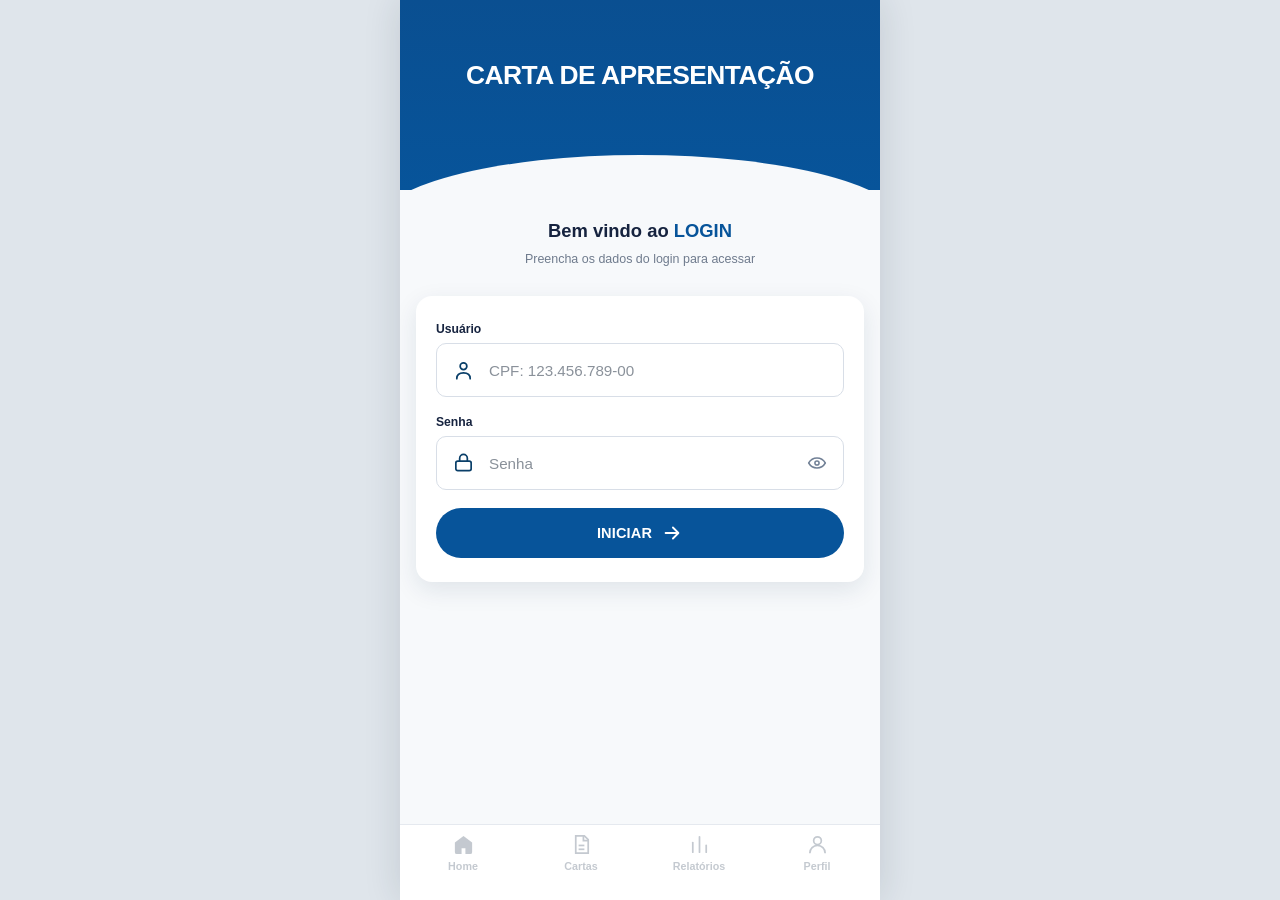
<file: frontend/index.html>
<!DOCTYPE html>
<html lang="pt-BR">
<head>
  <meta charset="UTF-8" />
  <meta name="viewport" content="width=device-width, initial-scale=1.0" />
  <title>Gerar Carta</title>
  <link rel="stylesheet" href="css/styles.css" />
</head>
<body>
  <div class="app-container">
    <header class="greeting-header">
      <div class="user-info">
        <div class="avatar" id="user-avatar">--</div>
        <div>
          <div class="greeting-text">Olá,</div>
          <div class="greeting-name" id="user-name">Carregando...</div>
        </div>
      </div>
      <div class="greeting-actions">

        <button
          type="button"
          class="logout-text"
          aria-label="Sair"
          onclick="logout()"
        >
          Sair          
        </button>

      </div>

    </header>

    <main class="screen">
      <div class="home-title">
        <h1>Gerar Carta de<br />Apresentação</h1>
        <svg class="home-illustration" viewBox="0 0 120 90" fill="none" aria-hidden="true">
          <rect x="45" y="16" width="51" height="58" rx="5" stroke="#aab7c8" stroke-width="2"/>
          <path d="M55 30h31M55 40h25M55 50h30M55 60h18" stroke="#aab7c8" stroke-width="2" stroke-linecap="round"/>
          <circle cx="61" cy="12" r="6" stroke="#aab7c8" stroke-width="2"/>
          <path d="M20 69c0-12 8-20 18-20s18 8 18 20" stroke="#aab7c8" stroke-width="2" stroke-linecap="round"/>
          <circle cx="38" cy="39" r="8" stroke="#aab7c8" stroke-width="2"/>
          <path d="M15 75h91" stroke="#aab7c8" stroke-width="2" stroke-linecap="round"/>
        </svg>
      </div>

      <div id="alert-box"></div>

      <section class="card home-form-card">
        <div class="section-label">SOLICITAÇÃO DE LOJA</div>

        <div class="field">
          <label class="field-label" for="promoter-code">CÓDIGO DO PROMOTOR</label>
          <input type="text" id="promoter-code" class="input" placeholder="Ex.: P12345" required />
        </div>

        <div class="field">
          <label class="field-label" for="store-code">CÓDIGO DA LOJA</label>
          <input type="text" id="store-code" class="input" placeholder="Ex.: L001" required />
        </div>

        <div class="field" style="margin-bottom: 0;">
          <label class="field-label" for="letter-date">DATA DA CARTA</label>
          <input type="date" id="letter-date" class="input" required />
        </div>
      </section>

      <div class="home-actions">
        <button id="generate-button" class="btn btn-primary" type="button">
          <svg viewBox="0 0 24 24" fill="none" stroke="currentColor" stroke-width="1.9" stroke-linecap="round" stroke-linejoin="round">
            <path d="M14 2H6a2 2 0 0 0-2 2v16a2 2 0 0 0 2 2h12a2 2 0 0 0 2-2V8z"/>
            <path d="M14 2v6h6M8 13h8M8 17h5"/>
          </svg>
          GERAR
          <svg viewBox="0 0 24 24" fill="none" stroke="currentColor" stroke-width="1.9" stroke-linecap="round" stroke-linejoin="round">
            <path d="M5 12h13M13 6l6 6-6 6"/>
          </svg>
        </button>

        <button id="download-button" class="btn btn-accent download-button" type="button">
          <svg viewBox="0 0 24 24" fill="none" stroke="currentColor" stroke-width="1.9" stroke-linecap="round" stroke-linejoin="round">
            <path d="M12 3v12M7 10l5 5 5-5M5 21h14"/>
          </svg>
          BAIXAR ARQUIVO
        </button>
      </div>
    </main>

    <nav class="bottom-nav">
      <a href="index.html" class="nav-item active">
        <svg viewBox="0 0 24 24" fill="currentColor"><path d="m3 10 9-7 9 7v10a2 2 0 0 1-2 2h-5v-6H10v6H5a2 2 0 0 1-2-2z"/></svg>
        Home
      </a>
      <a href="cartas.html" class="nav-item">
        <svg viewBox="0 0 24 24" fill="none" stroke="currentColor" stroke-width="1.8"><path d="M6 3h9l4 4v14H6z"/><path d="M14 3v5h5M9 13h6M9 17h6"/></svg>
        Cartas
      </a>
      <a href="relatorios.html" class="nav-item">
        <svg viewBox="0 0 24 24" fill="none" stroke="currentColor" stroke-width="1.8" stroke-linecap="round"><path d="M5 20V10M12 20V4M19 20v-7"/></svg>
        Relatórios
      </a>
      <a href="perfil.html" class="nav-item">
        <svg viewBox="0 0 24 24" fill="none" stroke="currentColor" stroke-width="1.8"><circle cx="12" cy="8" r="4"/><path d="M4 21a8 8 0 0 1 16 0"/></svg>
        Perfil
      </a>
    </nav>
  </div>

  <script src="js/api.js"></script>
  <script src="js/home.js"></script>
</body>
</html>
</file>
<file: frontend/css/styles.css>
:root {
  --color-primary: #07549a;
  --color-primary-dark: #063e73;
  --color-primary-light: #0d68b8;
  --color-accent: #ff7900;
  --color-background: #eef2f6;
  --color-card: #ffffff;
  --color-text: #16233f;
  --color-text-muted: #6f7b8d;
  --color-border: #d8dee7;
  --color-success: #1fa463;
  --color-danger: #d63c3c;

  --radius-card: 16px;
  --radius-input: 9px;
  --radius-button: 28px;

  --shadow-card: 0 8px 24px rgba(23, 47, 77, 0.10);

  --font-base:
    -apple-system,
    BlinkMacSystemFont,
    "Segoe UI",
    Roboto,
    Helvetica,
    Arial,
    sans-serif;
}


/* ==========================================================
   RESET
   ========================================================== */

* {
  box-sizing: border-box;
  margin: 0;
  padding: 0;
}

html,
body {
  min-height: 100%;
}

body {
  font-family: var(--font-base);
  background: #dfe5eb;
  color: var(--color-text);
  min-height: 100vh;
  -webkit-font-smoothing: antialiased;
}

button,
input {
  font: inherit;
}


/* ==========================================================
   CONTAINER PRINCIPAL
   ========================================================== */

.app-container {
  width: 100%;
  max-width: 480px;
  min-height: 100vh;
  margin: 0 auto;

  background: #f7f9fb;

  position: relative;

  padding-bottom: 86px;

  overflow-x: hidden;
}


/* ==========================================================
   CABEÇALHO PRINCIPAL
   ========================================================== */

.greeting-header {
  min-height: 124px;

  padding: 28px 18px 42px;

  background:
    linear-gradient(
      180deg,
      #0a4f91 0%,
      #07549a 100%
    );

  color: #fff;

  display: flex;
  align-items: flex-start;
  justify-content: space-between;

  position: relative;

  z-index: 1;
}


/* ==========================================================
   CURVA INFERIOR DO CABEÇALHO
   ========================================================== */

.greeting-header::after {
  content: "";

  position: absolute;

  left: -3%;
  right: -3%;

  bottom: -28px;

  height: 58px;

  background: #f7f9fb;

  border-radius:
    50% 50% 0 0 /
    100% 100% 0 0;
}


/* ==========================================================
   INFORMAÇÕES DO USUÁRIO
   ========================================================== */

.greeting-header .user-info {
  display: flex;
  align-items: center;
  gap: 10px;
}


/* ==========================================================
   AVATAR
   ========================================================== */

.greeting-header .avatar {
  width: 42px;
  height: 42px;

  border-radius: 50%;

  background: #fff;

  color: var(--color-primary);

  display: flex;
  align-items: center;
  justify-content: center;

  font-weight: 800;
  font-size: 0.78rem;

  position: relative;

  box-shadow:
    0 2px 8px rgba(0, 0, 0, .12);
}


/* ==========================================================
   INDICADOR ONLINE
   ========================================================== */

.greeting-header .avatar::after {
  content: "";

  width: 9px;
  height: 9px;

  border-radius: 50%;

  background: #25c46b;

  border: 2px solid #0a4f91;

  position: absolute;

  right: -1px;
  bottom: 0;
}


/* ==========================================================
   TEXTO DE SAUDAÇÃO
   ========================================================== */

.greeting-header .greeting-text {
  font-size: 0.75rem;

  opacity: .92;

  margin-bottom: 1px;
}

.greeting-header .greeting-name {
  font-size: 1.02rem;

  font-weight: 800;
}


/* ==========================================================
   ÁREA DO BOTÃO SAIR
   ========================================================== */

.greeting-actions {
  display: flex;

  align-items: center;

  justify-content: center;
}


/* ==========================================================
   BOTÃO "SAIR"

   IMPORTANTE:
   Não possui aparência de botão.
   É somente um texto clicável.
   ========================================================== */

.greeting-actions .logout-text {
  appearance: none;
  -webkit-appearance: none;

  display: inline;

  width: auto;
  min-width: 0;
  min-height: 0;

  margin: 0;
  padding: 0;

  border: 0;
  border-width: 0;
  border-style: none;

  border-radius: 0;

  background: none;
  background-color: transparent;

  color: rgba(255, 255, 255, 0.85);

  font-family: inherit;
  font-size: 0.78rem;
  font-weight: 600;

  line-height: 1.2;

  letter-spacing: 0;

  cursor: pointer;

  box-shadow: none;

  outline: none;

  text-decoration: none;

  transition:
    color .15s ease,
    opacity .15s ease;
}


/* ==========================================================
   HOVER
   ========================================================== */

.greeting-actions .logout-text:hover {
  background: none;
  background-color: transparent;

  color: #ffffff;

  opacity: 0.8;

  box-shadow: none;

  outline: none;
}


/* ==========================================================
   FOCUS
   ========================================================== */

.greeting-actions .logout-text:focus {
  background: none;
  background-color: transparent;

  box-shadow: none;

  outline: none;
}


/* ==========================================================
   FOCUS VISIBLE
   ========================================================== */

.greeting-actions .logout-text:focus-visible {
  background: none;
  background-color: transparent;

  box-shadow: none;

  outline: none;
}


/* ==========================================================
   ACTIVE
   ========================================================== */

.greeting-actions .logout-text:active {
  background: none;
  background-color: transparent;

  box-shadow: none;

  outline: none;

  transform: none;
}


/* ==========================================================
   ÁREA PRINCIPAL
   ========================================================== */

.screen {
  padding: 0 16px 26px;

  position: relative;

  z-index: 2;
}


/* ==========================================================
   TÍTULO DA HOME
   ========================================================== */

.home-title {
  margin: 4px 10px 22px;

  display: flex;

  align-items: flex-start;
  justify-content: space-between;

  gap: 12px;
}

.home-title h1 {
  max-width: 280px;

  font-size: 1.72rem;

  line-height: 1.2;

  letter-spacing: -.03em;

  color: var(--color-text);

  font-weight: 800;
}

.home-illustration {
  width: 88px;
  height: 72px;

  opacity: .35;

  margin-top: -5px;
}


/* ==========================================================
   CARDS
   ========================================================== */

.card {
  background: var(--color-card);

  border-radius: var(--radius-card);

  box-shadow: var(--shadow-card);

  padding: 20px;

  margin-bottom: 16px;
}

.home-form-card {
  padding: 18px 16px 16px;
}


/* ==========================================================
   LABELS
   ========================================================== */

.section-label {
  font-size: .82rem;

  font-weight: 800;

  color: var(--color-text);

  letter-spacing: .02em;

  margin-bottom: 13px;
}

.field {
  margin-bottom: 14px;
}

.field-label {
  display: block;

  font-size: .72rem;

  font-weight: 700;

  color: var(--color-text-muted);

  margin-bottom: 6px;
}


/* ==========================================================
   INPUTS
   ========================================================== */

.input {
  width: 100%;

  min-height: 48px;

  padding: 12px 14px;

  border:
    1.5px solid
    var(--color-border);

  border-radius: var(--radius-input);

  font-size: .94rem;

  color: var(--color-text);

  background: #fff;

  transition:
    border-color .15s ease,
    box-shadow .15s ease;
}

.input:focus {
  outline: none;

  border-color: var(--color-primary);

  box-shadow:
    0 0 0 3px
    rgba(7, 84, 154, .10);
}

.input[type="date"] {
  color-scheme: light;

  cursor: pointer;
}

.input.input-valid {
  border-color: var(--color-success);
}

.input.input-error {
  border-color: var(--color-danger);
}

.field-error {
  font-size: .78rem;

  color: var(--color-danger);

  margin-top: 4px;
}


/* ==========================================================
   SENHA
   ========================================================== */

.password-field {
  position: relative;
}

.password-field .input {
  padding-right: 48px;
}

.password-toggle {
  position: absolute;

  right: 10px;
  top: 50%;

  transform: translateY(-50%);

  width: 34px;
  height: 34px;

  display: flex;

  align-items: center;
  justify-content: center;

  border: 0;

  border-radius: 50%;

  background: transparent;

  color: #718096;

  cursor: pointer;
}

.password-toggle:hover {
  background: #f1f5f9;

  color: var(--color-primary);
}

.password-toggle svg {
  width: 20px;
  height: 20px;
}


/* ==========================================================
   TELA DE LOGIN
   ========================================================== */

.login-page {
  background: #f7f9fb;

  min-height: 100vh;

  padding-bottom: 86px;
}


/* ==========================================================
   CABEÇALHO DO LOGIN
   ========================================================== */

.login-header {
  background:
    linear-gradient(
      180deg,
      #0a4f91 0%,
      #07549a 100%
    );

  min-height: 190px;

  display: flex;

  align-items: center;
  justify-content: center;

  padding: 30px 20px 70px;

  color: #ffffff;

  position: relative;
}

.login-header::after {
  content: "";

  position: absolute;

  left: -5%;
  right: -5%;

  bottom: -35px;

  height: 70px;

  background: #f7f9fb;

  border-radius:
    50% 50% 0 0 /
    100% 100% 0 0;
}

.login-header h1 {
  position: relative;

  z-index: 2;

  font-size: 1.65rem;

  font-weight: 800;

  text-align: center;

  letter-spacing: -0.02em;

  text-transform: uppercase;
}


/* ==========================================================
   ÁREA PRINCIPAL DO LOGIN
   ========================================================== */

.login-screen {
  padding: 30px 16px 26px;

  position: relative;

  z-index: 5;
}


/* ==========================================================
   CARTÃO DO FORMULÁRIO
   ========================================================== */

.login-screen form {
  background: #ffffff;

  border-radius: 16px;

  padding: 26px 20px 24px;

  box-shadow:
    0 8px 24px
    rgba(23, 47, 77, 0.10);
}


/* ==========================================================
   INFORMAÇÕES DO LOGIN
   ========================================================== */

.login-intro {
  text-align: center;

  margin-bottom: 28px;
}

.login-intro h2 {
  font-size: 1.15rem;

  font-weight: 700;

  color: var(--color-text);

  margin-bottom: 9px;
}

.login-intro h2 span {
  color: var(--color-primary);

  font-weight: 800;
}

.login-intro p {
  font-size: 0.78rem;

  color: var(--color-text-muted);

  line-height: 1.4;
}


/* ==========================================================
   CAMPOS DO LOGIN
   ========================================================== */

.login-screen .field {
  margin-bottom: 18px;
}

.login-screen .field-label {
  font-size: 0.76rem;

  color: var(--color-text);

  margin-bottom: 7px;
}


/* ==========================================================
   ÍCONES DOS CAMPOS
   ========================================================== */

.input-icon-field,
.password-field {
  position: relative;
}

.input-icon {
  position: absolute;

  left: 16px;
  top: 50%;

  transform: translateY(-50%);

  width: 23px;
  height: 23px;

  display: flex;

  align-items: center;
  justify-content: center;

  color: #0a3f69;

  z-index: 2;

  pointer-events: none;
}

.input-icon svg {
  width: 23px;
  height: 23px;
}


/* ==========================================================
   INPUTS DO LOGIN
   ========================================================== */

.input-icon-field .input,
.password-field .input {
  padding-left: 52px;
}

.login-screen .input {
  min-height: 54px;

  border-radius: 10px;

  font-size: 0.95rem;

  background: #ffffff;
}

.login-screen .input::placeholder {
  color: #8a919a;
}


/* ==========================================================
   BOTÃO MOSTRAR SENHA
   ========================================================== */

.password-field .password-toggle {
  right: 10px;
}


/* ==========================================================
   BOTÃO LOGIN
   ========================================================== */

.login-button {
  margin-top: 10px;

  min-height: 56px;

  font-size: 0.95rem;

  letter-spacing: 0.02em;
}

.login-button svg {
  width: 22px;
  height: 22px;
}


/* ==========================================================
   RODAPÉ INATIVO NA TELA DE LOGIN
   ========================================================== */

.login-bottom-nav .nav-item.disabled {
  color: #a5adb7;

  opacity: 0.65;

  cursor: default;

  pointer-events: none;
}

.login-bottom-nav .nav-item.disabled svg {
  color: #a5adb7;
}


/* ==========================================================
   BOTÕES GERAIS
   ========================================================== */

.btn {
  display: flex;

  align-items: center;
  justify-content: center;

  gap: 9px;

  width: 100%;

  min-height: 50px;

  padding: 13px 20px;

  border: none;

  border-radius: var(--radius-button);

  font-size: .91rem;

  font-weight: 800;

  letter-spacing: .01em;

  color: #fff;

  cursor: pointer;

  transition:
    opacity .15s ease,
    transform .1s ease,
    background .15s ease;
}

.btn:active {
  transform: scale(.985);
}

.btn:disabled {
  opacity: .55;

  cursor: not-allowed;
}

.btn-primary {
  background: var(--color-primary);
}

.btn-primary:hover:not(:disabled) {
  background: var(--color-primary-light);
}

.btn-accent {
  background: var(--color-accent);
}

.btn-accent:hover:not(:disabled) {
  background: #ed6d00;
}

.btn svg {
  width: 22px;
  height: 22px;

  flex: 0 0 auto;
}


/* ==========================================================
   AÇÕES DA HOME
   ========================================================== */

.home-actions {
  display: grid;

  gap: 12px;

  margin-top: 18px;
}

.download-button {
  display: none;
}

.download-button.visible {
  display: flex;
}


/* ==========================================================
   ALERTAS
   ========================================================== */

.alert {
  padding: 12px 14px;

  border-radius: var(--radius-input);

  font-size: .85rem;

  margin-bottom: 16px;
}

.alert-error {
  background: #fdecec;

  color: var(--color-danger);

  border:
    1px solid
    #f5c6c6;
}

.alert-success {
  background: #e9f8ef;

  color: var(--color-success);

  border:
    1px solid
    #beebce;
}


/* ==========================================================
   MENU INFERIOR
   ========================================================== */

.bottom-nav {
  position: fixed;

  bottom: 0;

  left: 50%;

  transform: translateX(-50%);

  width: 100%;

  max-width: 480px;

  min-height: 76px;

  background:
    rgba(255, 255, 255, .98);

  border-top:
    1px solid
    #e5e9ef;

  display: flex;

  justify-content: space-around;

  padding:
    8px 4px
    calc(8px + env(safe-area-inset-bottom));

  z-index: 20;
}

.nav-item {
  flex: 1;

  display: flex;

  flex-direction: column;

  align-items: center;

  gap: 4px;

  text-decoration: none;

  color: #7c8797;

  font-size: .67rem;

  font-weight: 600;
}

.nav-item.active {
  color: var(--color-primary);
}

.nav-item svg {
  width: 23px;
  height: 23px;
}


/* ==========================================================
   OUTROS ELEMENTOS
   ========================================================== */

.back-link {
  color: white;

  text-decoration: none;

  font-size: 1.45rem;

  line-height: 1;
}

.import-description {
  color: var(--color-text-muted);

  font-size: .88rem;

  line-height: 1.45;

  margin-bottom: 16px;
}

.import-errors {
  color: var(--color-danger);

  font-size: .85rem;

  line-height: 1.5;

  padding-left: 18px;
}


/* ==========================================================
   RESPONSIVIDADE
   ========================================================== */

@media (max-width: 380px) {

  .login-header {
    min-height: 170px;
  }

  .login-header h1 {
    font-size: 1.45rem;
  }

  .login-screen form {
    padding: 22px 16px;
  }

}


/* ==========================================================
   DESKTOP
   ========================================================== */

@media (min-width: 481px) {

  .app-container {
    box-shadow:
      0 0 35px
      rgba(24, 39, 56, .14);
  }

}
</file>
